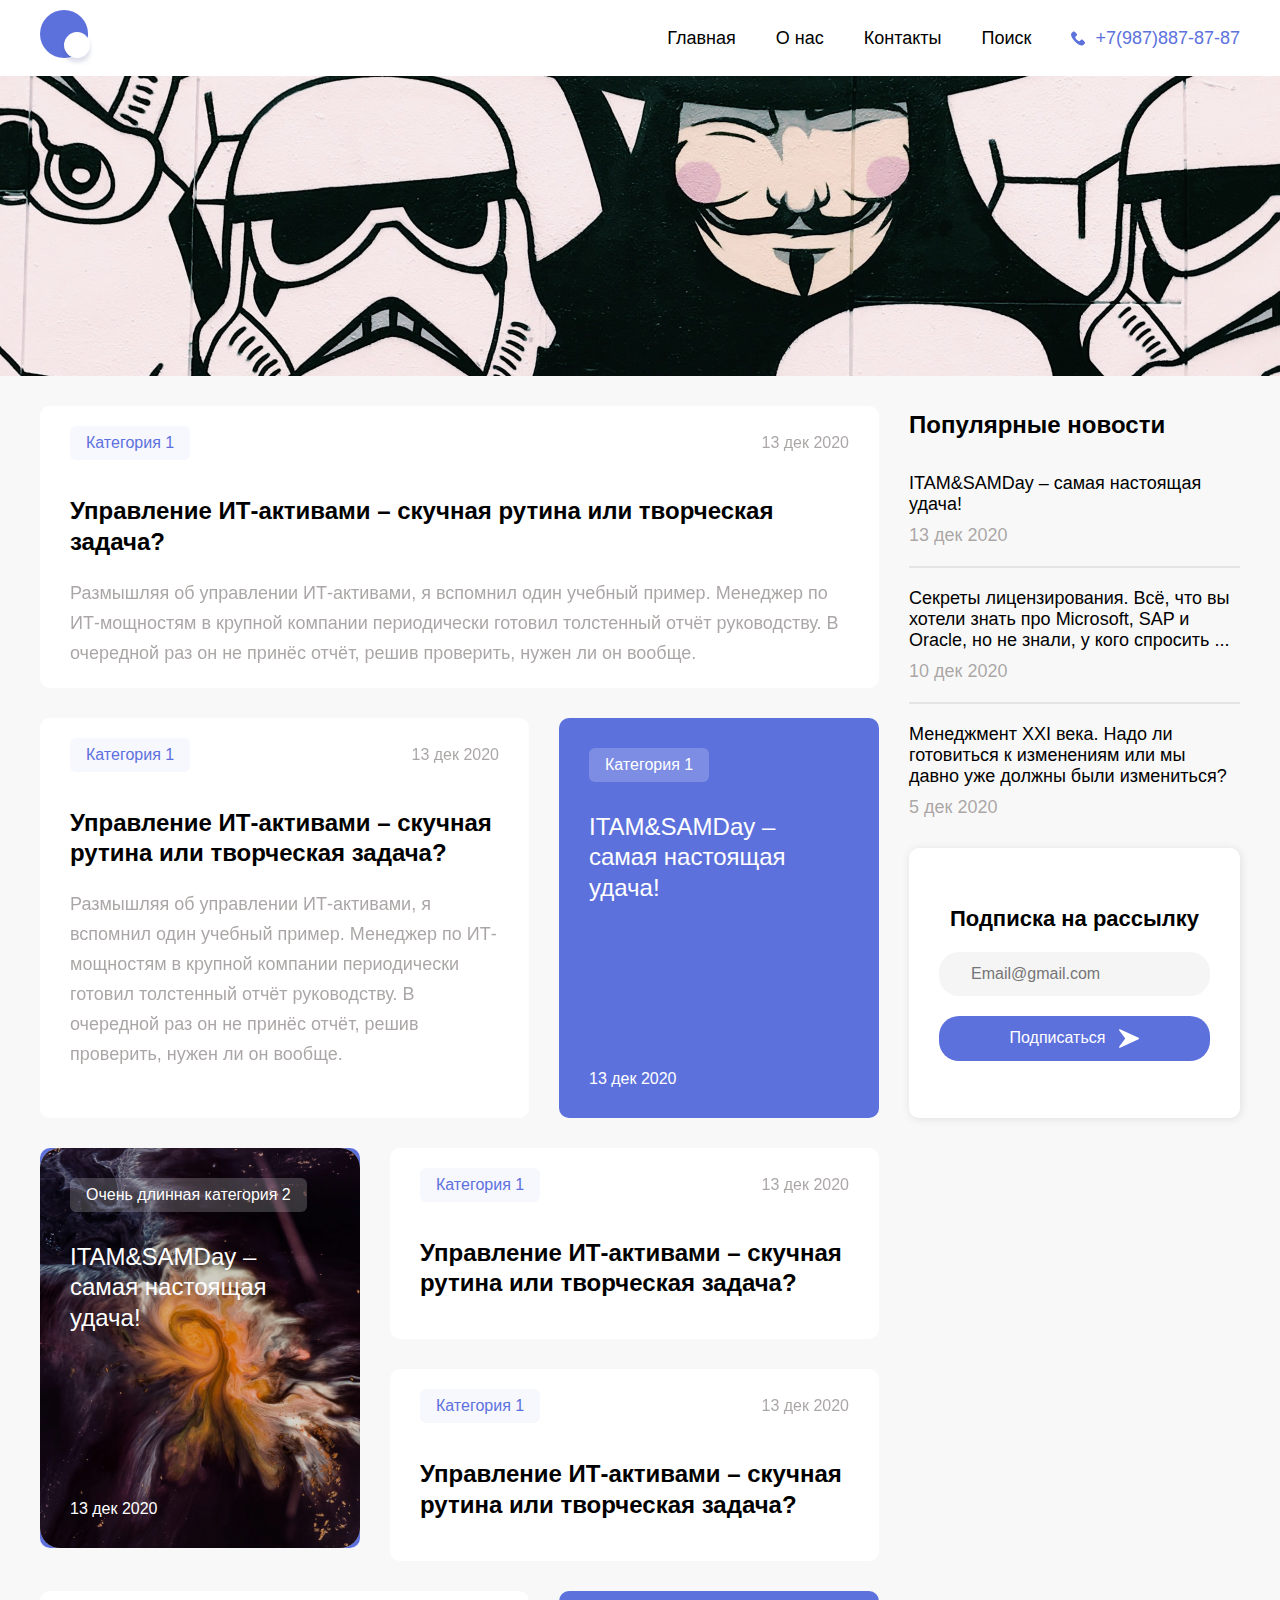
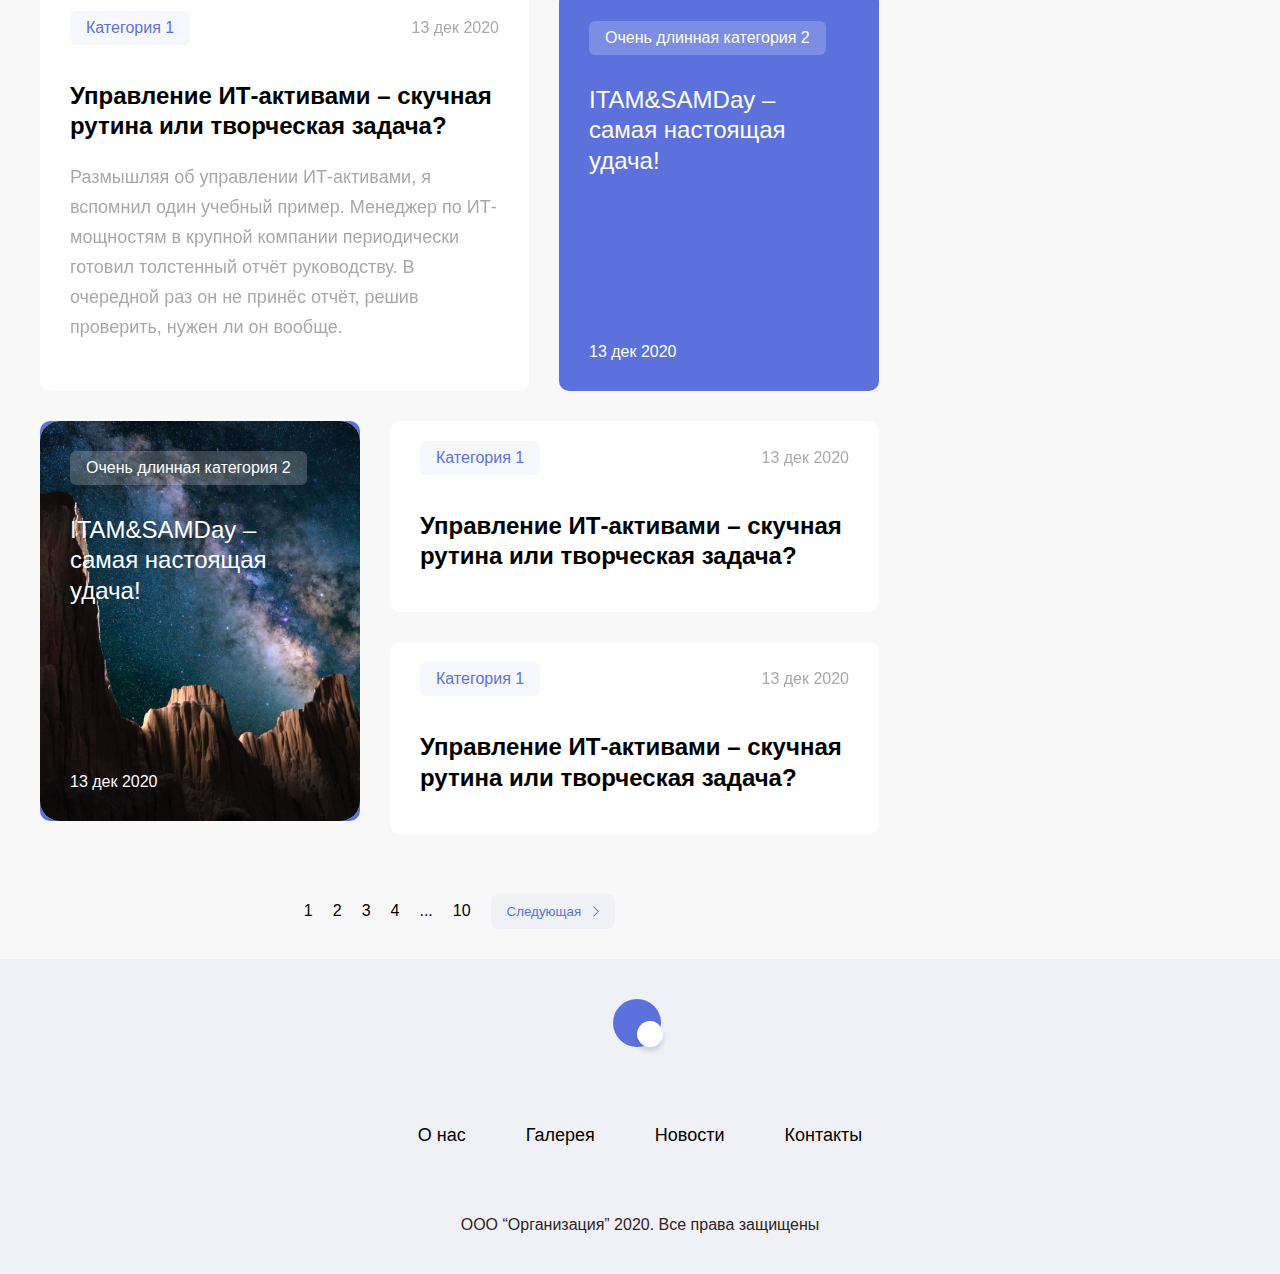
<file: index.html>
<!DOCTYPE html>
<html lang="en">
<head>
	<meta charset="UTF-8">
	<meta name="viewport" content="width=device-width, initial-scale=1.0">
	<title>Blog Layout</title>
	<link rel="stylesheet" href="styles/general.css">
	<link rel="stylesheet" href="styles/header.css">
	<link rel="stylesheet" href="styles/footer.css">
	<link rel="stylesheet" href="styles/main.css">
	<link rel="stylesheet" href="styles/component1.css">
	<link rel="stylesheet" href="styles/component2.css">
</head>
<body>
	
	<!-- Header -->
	<header class="header">
		<div class="header_container">
			<img class="header_logo" src="src/header/logo.svg" alt="">
			<img class="header_burger" src="src/menu.png" alt="">
			<div class="header_menu">
				<nav class="header_menu_nav">
					<ul class="header_menu_ul">
						<li class="header_menu_li">
							<a class="header_menu_a" href="index.html">Главная</a>
						</li>
						<li class="header_menu_li">
							<a class="header_menu_a" href="404.html">О нас</a>
						</li>
						<li class="header_menu_li">
							<a class="header_menu_a" href="contacts.html">Контакты</a>
						</li>
						<li class="header_menu_li">
							<a class="header_menu_a" href="404.html">Поиск</a>
						</li>
					</ul>
				</nav>
				<div class="header_phone">
					<img class="header_phone_icon" src="src/header/phone.svg" alt="">
					<a class="header_phone_number" href="">+7(987)887-87-87</a>
				</div>
			</div>
		</div>
	</header>

	<!-- banner -->
	<div class="container">
		<img class="banner_img" src="src/banner.svg" alt="">
	</div>

	<!-- main -->
	<div class="container">
		<div class="container__grid">
			<div class="main">
				<!-- Main Left Side -->
				<div class="main__leftSide">

					<!-- Block 1 -->
						<!-- Component 1 -->
						<div class="component_1">
							<div class="component_1_titleContainer">
								<p class="component_1_title_tag">Категория 1</p>
								<p	class="component_1_title_date">13 дек 2020</p>
							</div>
							<h3 class="component_1_title">
								Управление ИТ-активами – скучная рутина или творческая задача?
							</h3>
							<p class="component_1_description">
								Размышляя об управлении ИТ-активами, я вспомнил один учебный пример. Менеджер по ИТ-мощностям в крупной компании периодически готовил толстенный отчёт руководству. В очередной раз он не принёс отчёт, решив проверить, нужен ли он вообще. 
							</p>
						</div>
						

					<!-- Block 2 -->
						<div class="twoColumn">
							<!-- Component 1 -->
							<div class="component_1">
								<div class="component_1_titleContainer">
									<p class="component_1_title_tag">Категория 1</p>
									<p	class="component_1_title_date">13 дек 2020</p>
								</div>
								<h3 class="component_1_title">
									Управление ИТ-активами – скучная рутина или творческая задача?
								</h3>
								<p class="component_1_description">
									Размышляя об управлении ИТ-активами, я вспомнил один учебный пример. Менеджер по ИТ-мощностям в крупной компании периодически готовил толстенный отчёт руководству. В очередной раз он не принёс отчёт, решив проверить, нужен ли он вообще. 
								</p>
							</div>
						
							<!-- Component 2 -->
							<div class="component_2">
								<div class="component_2_titleContainer">
									<p class="component_2_tag">Категория 1</p>
									<h3 class="component_2_title">
										ITAM&SAMDay – самая настоящая удача!
									</h3>
								</div>
								<p	class="component_2_date">13 дек 2020</p>
							</div>
						</div>

					<!-- Block 3 -->
						<div class="twoColumn">
							<!-- Component 2 -->
							<div class="component_2 change_image1">
								<div class="component_2_titleContainer">
									<p class="component_2_tag bg255_255_255_0_2">Очень длинная категория 2</p>
									<h3 class="component_2_title">
										ITAM&SAMDay – самая настоящая удача!
									</h3>
								</div>
								<p	class="component_2_date">13 дек 2020</p>
							</div>

							<div class="twoRow">
								<!-- Component 1 -->
								<div class="component_1">
									<div class="component_1_titleContainer">
										<p class="component_1_title_tag">Категория 1</p>
										<p	class="component_1_title_date">13 дек 2020</p>
									</div>
									<h3 class="component_1_title">
										Управление ИТ-активами – скучная рутина или творческая задача?
									</h3>
								</div>
		
									<!-- Component 1 -->
								<div class="component_1">
									<div class="component_1_titleContainer">
										<p class="component_1_title_tag">Категория 1</p>
										<p	class="component_1_title_date">13 дек 2020</p>
									</div>
									<h3 class="component_1_title">
										Управление ИТ-активами – скучная рутина или творческая задача?
									</h3>
								</div>
							</div>
						</div>

					<!-- Block 4 -->
					<div class="twoColumn">
						<!-- Component 1 -->
						<div class="component_1">
							<div class="component_1_titleContainer">
								<p class="component_1_title_tag">Категория 1</p>
								<p	class="component_1_title_date">13 дек 2020</p>
							</div>
							<h3 class="component_1_title">
								Управление ИТ-активами – скучная рутина или творческая задача?
							</h3>
							<p class="component_1_description">
								Размышляя об управлении ИТ-активами, я вспомнил один учебный пример. Менеджер по ИТ-мощностям в крупной компании периодически готовил толстенный отчёт руководству. В очередной раз он не принёс отчёт, решив проверить, нужен ли он вообще. 
							</p>
						</div>
					
						<!-- Component 2 -->
						<div class="component_2">
							<div class="component_2_titleContainer">
								<p class="component_2_tag">Очень длинная категория 2</p>
								<h3 class="component_2_title">
									ITAM&SAMDay – самая настоящая удача!
								</h3>
							</div>
							<p	class="component_2_date">13 дек 2020</p>
						</div>
					</div>

					<!-- Block 5 -->
					<div class="twoColumn">
						<!-- Component 2 -->
						<div class="component_2 change_image2">
							<div class="component_2_titleContainer">
								<p class="component_2_tag bg255_255_255_0_2">Очень длинная категория 2</p>
								<h3 class="component_2_title">
									ITAM&SAMDay – самая настоящая удача!
								</h3>
							</div>
							<p	class="component_2_date">13 дек 2020</p>
						</div>

						<div class="twoRow">
							<!-- Component 1 -->
							<div class="component_1">
								<div class="component_1_titleContainer">
									<p class="component_1_title_tag">Категория 1</p>
									<p	class="component_1_title_date">13 дек 2020</p>
								</div>
								<h3 class="component_1_title">
									Управление ИТ-активами – скучная рутина или творческая задача?
								</h3>
							</div>
	
								<!-- Component 1 -->
							<div class="component_1">
								<div class="component_1_titleContainer">
									<p class="component_1_title_tag">Категория 1</p>
									<p	class="component_1_title_date">13 дек 2020</p>
								</div>
								<h3 class="component_1_title">
									Управление ИТ-активами – скучная рутина или творческая задача?
								</h3>
							</div>
						</div>
					</div>

					<!-- Pagination -->
					<div class="paggination">
						<div class="paggination_flex">
							<a class="paggination_a" href="">1</a>
							<a class="paggination_a" href="">2</a>
							<a class="paggination_a" href="">3</a>
							<a class="paggination_a" href="">4</a>
							<a class="paggination_a" href="">...</a>
							<a class="paggination_a" href="">10</a>
							<button class="commonButton">Следующая <img src="src/right_arrow.svg" alt=""></button>
						</div>
					</div>
				</div>

				<!-- Main Right Side -->
				<div class="main_rightSide">
					<!-- Popular News -->
					<div class="popularNews">
						<p class="popularNews_title">Популярные новости</p>
						<div class="popularNews_items">
							<div class="popularNews_item">
								<p class="popularNews_item_title">
									ITAM&SAMDay – самая настоящая удача!
								</p>
								<p class="popularNews_item_date">
									13 дек 2020
								</p>
							</div>
							<hr>
							<div class="popularNews_item">
								<p class="popularNews_item_title">
									Секреты лицензирования. Всё, что вы хотели знать про Microsoft, SAP и Oracle, но не знали, у кого спросить ...
								</p>
								<p class="popularNews_item_date">
									10 дек 2020
								</p>
							</div>
							<hr>
							<div class="popularNews_item">
								<p class="popularNews_item_title">
									Менеджмент XXI века. Надо ли готовиться к изменениям или мы давно уже должны были измениться?
								</p>
								<p class="popularNews_item_date">
									5 дек 2020
								</p>
							</div>
						</div>
					</div>

					<!-- Subcribtion -->
					<div class="subcribtion">
						<p class="subcribtion_title">Подписка на рассылку</p>
						<div class="subcribtion_form">
							<input class="commonInput" type="text" placeholder="Email@gmail.com">
							<button class="commonBlueButton">Подписаться <img src="src/arrow.svg" alt=""></button>
						</div>
					</div>
				</div>
			</div>
		</div>
	</div>


	<!-- Footer -->
	<footer class="footer">
		<div class="footer_container">
			<img class="footer_img" src="src/header/logo.svg" alt="">
			<nav class="footer_nav">
				<ul class="footer_nav_ul"> 
					<li class="footer_nav_li"> <!-- footer_nav_li -->
						<a class="footer_nav_a" href="404.html">О нас</a>
						<!-- footer_nav_a -->
					</li>
					<li class="footer_nav_li">
						<a class="footer_nav_a" href="404.html">Галерея</a>
					</li>
					<li class="footer_nav_li">
						<a class="footer_nav_a" href="news.html">Новости</a>
					</li>
					<li class="footer_nav_li">
						<a class="footer_nav_a" href="contacts.html">Контакты</a>
					</li>
				</ul>
			</nav>
			<p class="footer_organization">
				ООО “Организация” 2020. Все права защищены
			</p>
		</div>
	</footer>

</body>
</html>
</file>
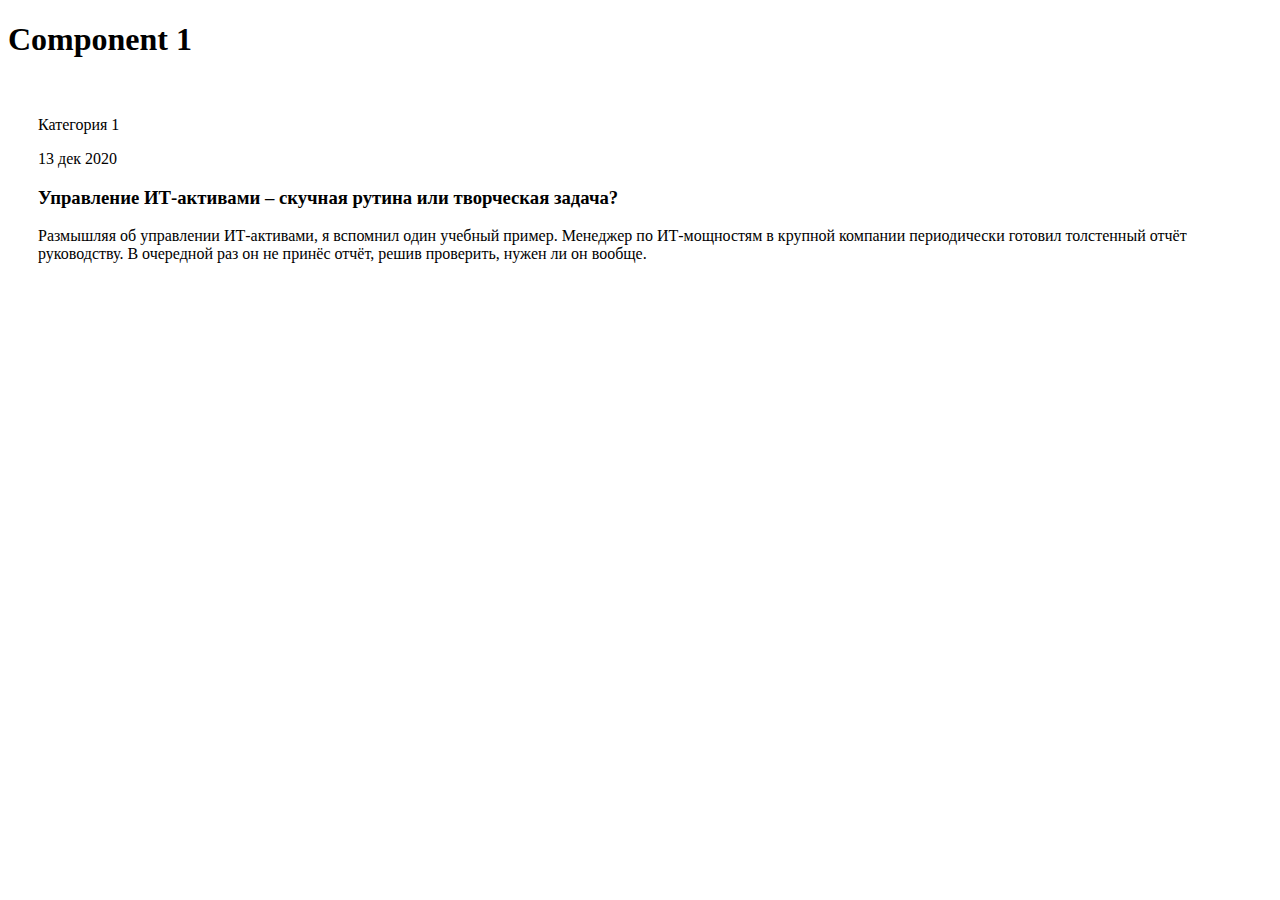
<file: components.html>
<!DOCTYPE html>
<html lang="en">
<head>
	<meta charset="UTF-8">
	<meta name="viewport" content="width=device-width, initial-scale=1.0">
	<title>Components</title>
	<link rel="stylesheet" href="styles/component1.css">
</head>
<body>

	<!-- Component 1 -->
	<h1>Component 1</h1>
	<div class="component_1">
		<div class="component_1__divTitle">
			<p class="component_1__divTitle__tag">Категория 1</p>
			<p	class="component_1__divTitle__date">13 дек 2020</p>
		</div>
		<h3 class="component_1__title">
			Управление ИТ-активами – скучная рутина или творческая задача?
		</h3>
		<p class="component_1__description">
			Размышляя об управлении ИТ-активами, я вспомнил один учебный пример. Менеджер по ИТ-мощностям в крупной компании периодически готовил толстенный отчёт руководству. В очередной раз он не принёс отчёт, решив проверить, нужен ли он вообще. 
		</p>
	</div>

</body>
</html>
</file>
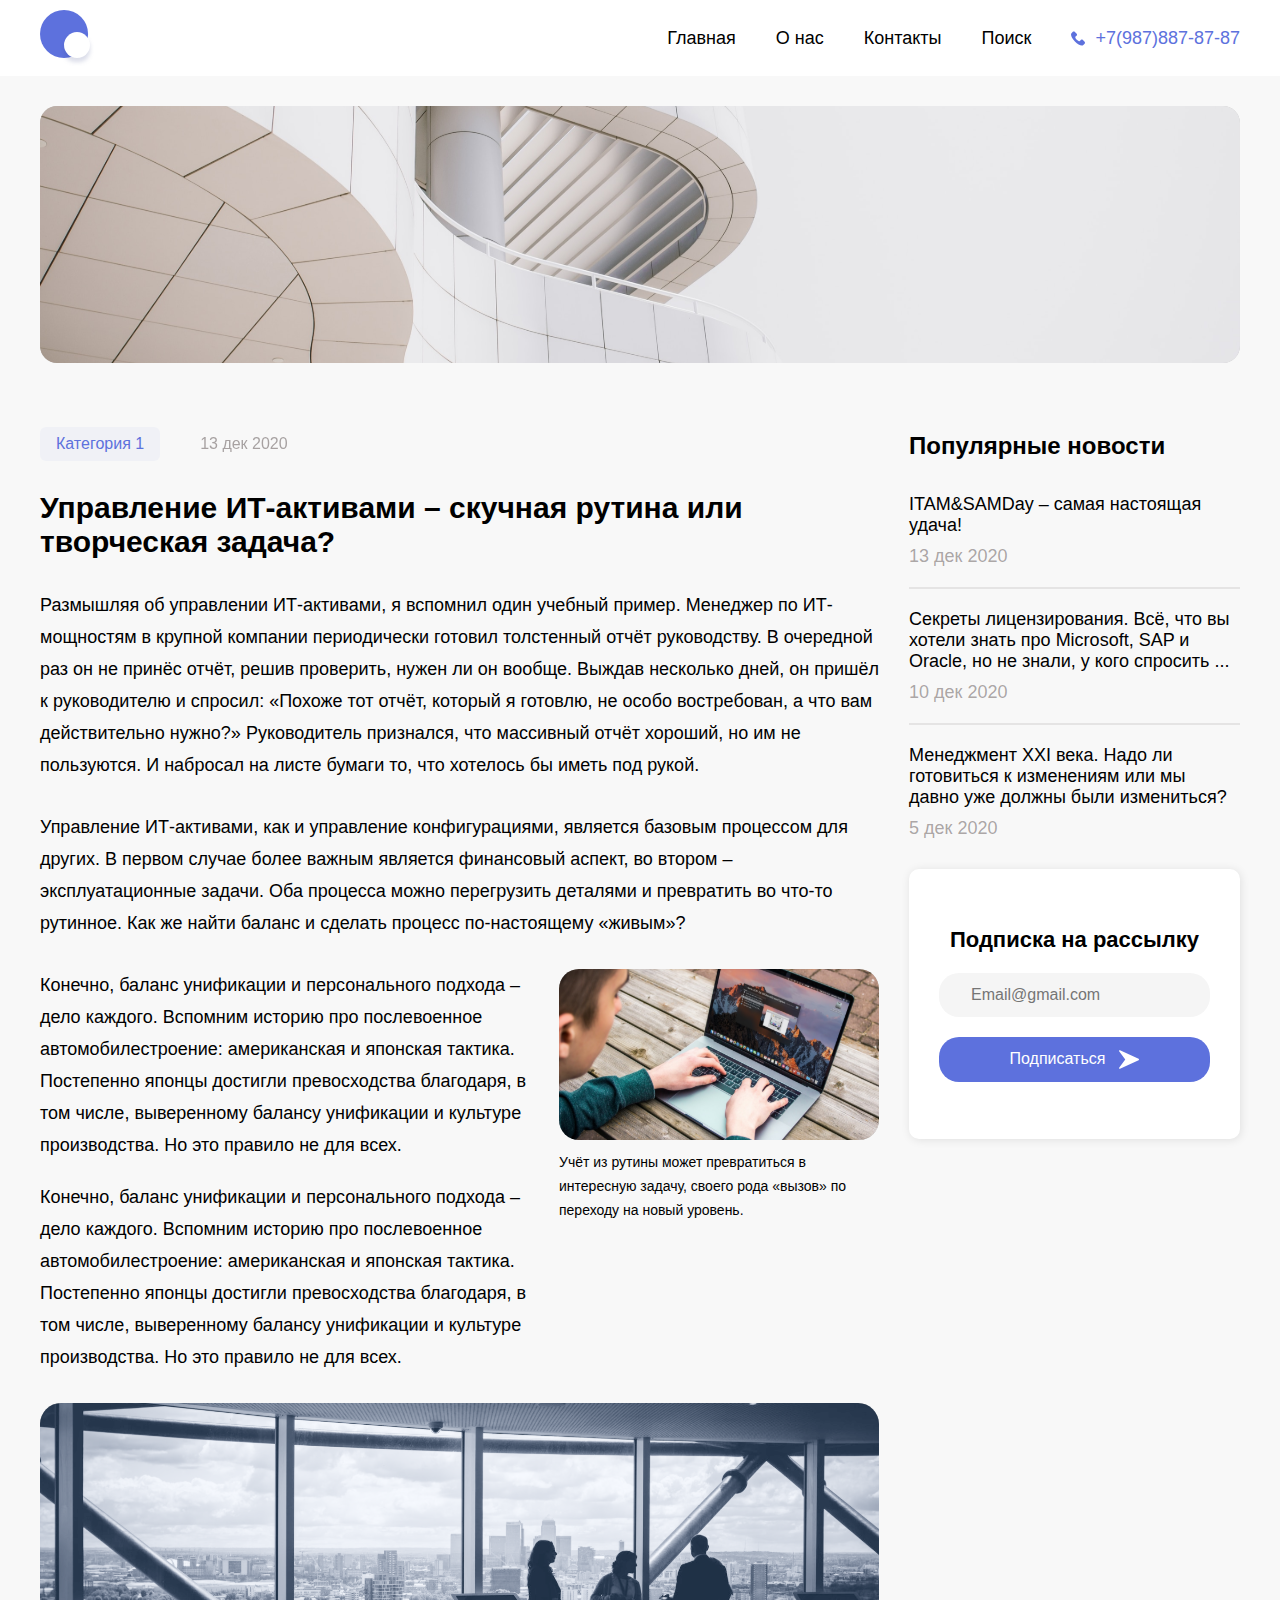
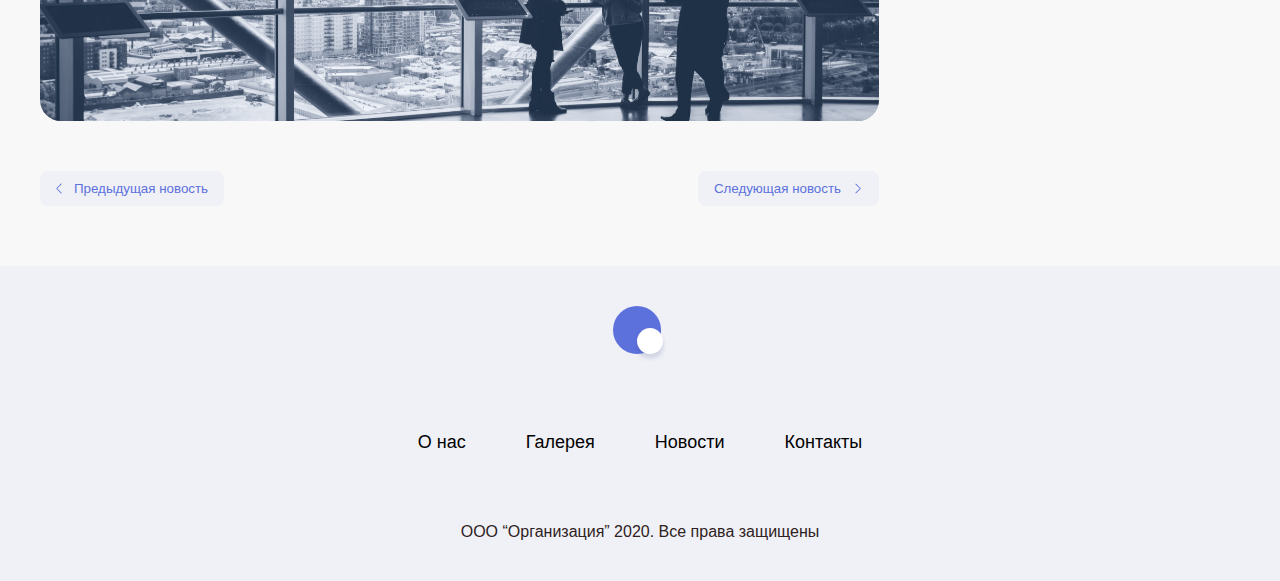
<file: news.html>
<!DOCTYPE html>
<html lang="en">
<head>
	<meta charset="UTF-8">
	<meta name="viewport" content="width=device-width, initial-scale=1.0">
	<title>News</title>
	<link rel="stylesheet" href="styles/general.css">
	<link rel="stylesheet" href="styles/header.css">
	<link rel="stylesheet" href="styles/main.css">
	<link rel="stylesheet" href="styles/news.css">
	<link rel="stylesheet" href="styles/footer.css">
</head>
<body>

	<!-- Header -->
	<header class="header">
		<div class="header_container">
			<img class="header_logo" src="src/header/logo.svg" alt="">
			<img class="header_burger" src="src/menu.png" alt="">
			<div class="header_menu">
				<nav class="header_menu_nav">
					<ul class="header_menu_ul">
						<li class="header_menu_li">
							<a class="header_menu_a" href="index.html">Главная</a>
						</li>
						<li class="header_menu_li">
							<a class="header_menu_a" href="404.html">О нас</a>
						</li>
						<li class="header_menu_li">
							<a class="header_menu_a" href="contacts.html">Контакты</a>
						</li>
						<li class="header_menu_li">
							<a class="header_menu_a" href="404.html">Поиск</a>
						</li>
					</ul>
				</nav>
				<div class="header_phone">
					<img class="header_phone_icon" src="src/header/phone.svg" alt="">
					<a class="header_phone_number" href="">+7(987)887-87-87</a>
				</div>
			</div>
		</div>
	</header>


<!-- newsBanner -->
<div class="container">
	<div class="container__grid">
			<img class="newsBanner_img" src="src/news/banner.svg" alt="">	
	</div>
</div>

<!-- Main -->
<div class="container">
	<div class="container__grid">
		<div class="main">
			<div class="main__leftSide">

				<!-- News -->
				<div class="news">
					<div class="newsMain_titleContainer">
						<p class="newsMain_Tag">
							Категория 1
						</p>
						<p class="newsMain_Date">
							13 дек 2020
						</p>
					</div>
					<p class="news_title">
						Управление ИТ-активами – скучная рутина или творческая задача?
					</p>
					<p class="news_text">
						Размышляя об управлении ИТ-активами, я вспомнил один учебный пример. Менеджер по ИТ-мощностям в крупной компании периодически готовил толстенный отчёт руководству. В очередной раз он не принёс отчёт, решив проверить, нужен ли он вообще. Выждав несколько дней, он пришёл к руководителю и спросил: «Похоже тот отчёт, который я готовлю, не особо востребован, а что вам действительно нужно?» Руководитель признался, что массивный отчёт хороший, но им не пользуются. И набросал на листе бумаги то, что хотелось бы иметь под рукой.
					</p>
					<p class="news_text">
						Управление ИТ-активами, как и управление конфигурациями, является базовым процессом для других. В первом случае более важным является финансовый аспект, во втором – эксплуатационные задачи. Оба процесса можно перегрузить деталями и превратить во что-то рутинное. Как же найти баланс и сделать процесс по-настоящему «живым»?
					</p>
					
					<div class="twoColumn"> <!-- Класс twoColumn в файле Main -->
						<div class="news_textBlock">
							<p class="news_text">
								Конечно, баланс унификации и персонального подхода – дело каждого. Вспомним историю про послевоенное автомобилестроение: американская и японская тактика. Постепенно японцы достигли превосходства благодаря, в том числе, выверенному балансу унификации и культуре производства. Но это правило не для всех.
							</p>
							<p class="news_text">
								Конечно, баланс унификации и персонального подхода – дело каждого. Вспомним историю про послевоенное автомобилестроение: американская и японская тактика. Постепенно японцы достигли превосходства благодаря, в том числе, выверенному балансу унификации и культуре производства. Но это правило не для всех.
							</p>
						</div>
					
						<div class="news_secondColumn">
							<img class="news_secondColumn_img" src="src/news/computer.svg" alt="">
							<p class="news_secondColumn_p">
								Учёт из рутины может превратиться в интересную задачу, своего рода «вызов» по переходу на новый уровень.
							</p>
						</div>
					</div>

					<!-- Banner -->
					<img src="src/news/view.svg" alt="">

					<!-- Buttons Prev and Next -->
					<div class="news_buttons">
						<button class="commonButton"><img src="src/news/prev.svg" alt="">Предыдущая новость </button>
						<button class="commonButton">Следующая новость<img src="src/news/next.svg" alt=""></button>
					</div>
				</div>
			</div>

			<div class="main_rightSide">
				<!-- Popular News -->
				<div class="popularNews">
					<p class="popularNews_title">Популярные новости</p>
					<div class="popularNews_items">
						<div class="popularNews_item">
							<p class="popularNews_item_title">
								ITAM&SAMDay – самая настоящая удача!
							</p>
							<p class="popularNews_item_date">
								13 дек 2020
							</p>
						</div>
						<hr>
						<div class="popularNews_item">
							<p class="popularNews_item_title">
								Секреты лицензирования. Всё, что вы хотели знать про Microsoft, SAP и Oracle, но не знали, у кого спросить ...
							</p>
							<p class="popularNews_item_date">
								10 дек 2020
							</p>
						</div>
						<hr>
						<div class="popularNews_item">
							<p class="popularNews_item_title">
								Менеджмент XXI века. Надо ли готовиться к изменениям или мы давно уже должны были измениться?
							</p>
							<p class="popularNews_item_date">
								5 дек 2020
							</p>
						</div>
					</div>
				</div>

			<!-- Subcribtion -->
			<div class="subcribtion">
				<p class="subcribtion_title">Подписка на рассылку</p>
				<div class="subcribtion_form">
					<input class="commonInput" type="text" placeholder="Email@gmail.com">
					<button class="commonBlueButton">Подписаться <img src="src/arrow.svg" alt=""></button>
				</div>
			</div>

			</div>
		</div>
	</div>
</div>

	<!-- Footer -->
	<footer class="footer">
		<div class="footer_container">
			<img class="footer_img" src="src/header/logo.svg" alt="">
			<nav class="footer_nav">
				<ul class="footer_nav_ul"> 
					<li class="footer_nav_li"> <!-- footer_nav_li -->
						<a class="footer_nav_a" href="404.html">О нас</a>
						<!-- footer_nav_a -->
					</li>
					<li class="footer_nav_li">
						<a class="footer_nav_a" href="404.html">Галерея</a>
					</li>
					<li class="footer_nav_li">
						<a class="footer_nav_a" href="news.html">Новости</a>
					</li>
					<li class="footer_nav_li">
						<a class="footer_nav_a" href="contacts.html">Контакты</a>
					</li>
				</ul>
			</nav>
			<p class="footer_organization">
				ООО “Организация” 2020. Все права защищены
			</p>
		</div>
	</footer>
</body>
</html>
</file>
<file: styles/general.css>
/* Общий стиль для всех элементов */
*{
	margin: 0px;
	padding: 0px;
	box-sizing: border-box;
	font-family: poppins, sans-serif;
}

body{
	background-color: #f8f8f8;
}

/* Стандартные контейнеры для всех блоков */
/* Container -------------------------- */
.container{
	display: flex;
	align-items: center;
	justify-content: center;
}
		/* grid */
		.container__grid{
			width: 1500px;
		}
/* end --------------------------- */

/* Main -------------------------- */
.main{
	display: flex;
	gap: 30px;
}
		/* Left Side */
		.main__leftSide{
			flex: 350;
			display: flex;
			flex-direction: column;
			gap: 30px;
			padding: 30px 0px;
		}
		/* Right Side */
		.main_rightSide{
			flex: 110;
		}
/* end --------------------------- */

/* Button -------------------------- */
.commonButton{
	cursor: pointer;
	border: none;
	padding: 10px 16px;
	border-radius: 8px;
	color: rgba(93, 113, 221, 1);
	background-color: rgba(93, 113, 221, 0.05);
	display: flex;
	align-items: center;
	gap: 12px;
}
/* end --------------------------- */

/* Blue Button -------------------------- */
.commonBlueButton{
	padding: 13px 32px;
	border-radius: 20px;
	border: none;
	width: 100%;
	font-size: 16px;
	color: white;
	background-color: rgba(93, 113, 221, 1);
	cursor: pointer;
	display: flex;
	align-items: center;
	justify-content: center;
	gap: 14px;
}
/* end --------------------------- */

/* Input -------------------------- */
.commonInput{
	background-color: rgba(245, 245, 245, 1);
	padding: 13px 32px;
	border-radius: 20px;
	border: none;
	font-size: 16px;
	outline: none;
}
/* end --------------------------- */

/*laptops, desktops*/
@media (min-width: 1025px) and (max-width: 1280px) {
	/* Container -------------------------- */
	.container{
		display: flex;
		align-items: center;
		justify-content: center;
	}
			/* grid */
			.container__grid{
				width: 1200px;
			}
	/* end --------------------------- */
}

/*tablets, ipads (portrait)*/
@media (min-width: 768px) and (max-width: 1024px){
	/* Container -------------------------- */
	.container{
		display: flex;
		align-items: center;
		justify-content: center;
	}
			/* grid */
			.container__grid{
				width: 960px;
			}
	/* end --------------------------- */

	/* Main -------------------------- */
	.main{
		display: flex;
		flex-direction: column;
		gap: 18px;
	}
}


/*smartphones mobiles (portrait)*/
@media (min-width: 320px) and (max-width: 480px){
	/* Container -------------------------- */
	.container{
		display: flex;
		align-items: center;
		justify-content: center;
	}
			/* grid */
			.container__grid{
				width: 960px;
			}
	/* end --------------------------- */

	/* Main -------------------------- */
	.main{
		display: flex;
		flex-direction: column;
		gap: 30px;
	}

	/* Left Side */
	.main__leftSide{
		gap: 20px;
	}

}
</file>
<file: styles/header.css>
/* Header ------------------------ */
.header{
	display: flex;
	align-items: center;
	justify-content: center;
	background-color: white;
}
		.header_burger{
			display: none;
			width: 36px;
		}
		/* Header Container */
		.header_container{
			display: flex;
			justify-content: space-between;
			align-items: center;
			padding: 10px 0px;
			width: 1500px;
		}
				/* Logo */
				.header_logo{
					cursor: pointer;
				}
				/* Menu */
				.header_menu{
					display: flex;
					flex-direction: row;
					gap: 40px;
				}
						/* ul */
						.header_menu_ul{
							display: flex;
							gap: 40px;
						}
						/* li */
						.header_menu_li{
							list-style-type: none; 
						}
						/* a (links) */
						.header_menu_a{
							text-decoration: none;
							color: black;
							font-weight: 400;
							font-size: 18px;
						}
						.header_menu_a:active{
							color: #5D71DD;
							text-decoration: underline;
							text-underline-offset: 6px;
						}
						.header_menu_a:hover{
							color: #5D71DD;
						}

		/* Header Phone */
		.header_phone{
			display: flex;
			gap: 10px;
		}
				/* Phone Number */
				.header_phone_number{
					color: #5D71DD;
					text-decoration: none;
					font-weight: 450;
					font-size: 18px;
				}
/* end --------------------------- */


/*laptops, desktops*/
@media (min-width: 1025px) and (max-width: 1280px) {
	/* Header ------------------------ */
			/* Header Container */
			.header_container{
				width: 1200px;
			}
}

/*tablets, ipads (portrait)*/
@media (min-width: 768px) and (max-width: 1024px){
	/* Header ------------------------ */
			/* Header Container */
			.header_container{
				width: 960px;
			}
					/* ul */
					.header_menu_ul{
						gap: 28px;
					}
					/* a (links) */
					.header_menu_a{
						font-size: 14px;
					}
			/* Phone Number */
			.header_phone_number{
				font-size: 16px;
			}
}

/*smartphones mobiles (portrait)*/
@media (min-width: 320px) and (max-width: 480px){
	/* Header ------------------------ */
			/* Header Container */
			.header_container{
				width: 400px;
				padding: 10px 10px;
			}
					.header_menu{
						display: none;
					}
	.header_phone{
		display: none;
	}
	.header_burger{
		display: block;
	}
}
</file>
<file: styles/footer.css>
/* Footer ------------------------ */
.footer{
	display: flex;
	align-items: center;
	justify-content: center;

	background-color: rgba(93, 113, 221, 0.05);
	padding: 40px 0px;
}
		/* Footer Container */
		.footer_container{
			display: flex;
			flex-direction: column;
			align-items: center;
			gap: 70px;
			width: 1500px;
		}
				/* Logo */
				.footer_img{
					cursor: pointer;
				}
				/* Menu */
				.footer_nav_ul{
					display: flex;
					list-style-type: none; 
					gap: 60px;
				}
						/* a (links) */
						.footer_nav_a{
							text-decoration: none;
							color: black;
							font-weight: 400;
							font-size: 18px;
						}
						.footer_nav_a:active{
							color: #5D71DD;
							text-decoration: underline;
							text-underline-offset: 6px;
						}
						.footer_nav_a:hover{
							color: #5D71DD;
						}

				/* Oranization */
				.footer_organization{
					color: rgba(47, 34, 34, 1);
				}
/* end --------------------------- */

/*smartphones mobiles (portrait)*/
@media (min-width: 320px) and (max-width: 480px){
	/* Footer Container */
	.footer_container{
		width: 400px;
		gap: 50px;
	}
			/* Menu */
			.footer_nav_ul{
				display: flex;
				flex-direction: column;
				align-items: center;
				justify-content: center;
				gap: 20px;
			}
}
</file>
<file: styles/main.css>
/* Banner ------------------------ */
.banner_img{
	width: 100%;
	height: 300px; 
	object-fit: cover;
}
/* end --------------------------- */

/* Main ------------------------ */
/* Контейнер разделяющий на две колонки */
.twoColumn{
	display: flex;
	flex-direction: row;
	column-gap: 30px;
}
/* Контейнер разделяющий на две строки */
.twoRow{
	display: flex;
	flex-direction: column;
	row-gap: 30px;
	flex: 1;
}

/* Paggination ------------------------ */
.paggination{
	display: flex;
	align-items: center;
	justify-content: center;
	margin-top: 30px;
}
		/* Paggination Flex */
		.paggination_flex{
			display: flex;
			align-items: center;
			column-gap: 20px;
		}
		/* Paggination a (links) */
		.paggination_a{
			list-style-type: none; 
			text-decoration: none;
			color: black;
		}
		.paggination_a:active{
			color: #5D71DD;
			text-decoration: underline;
			text-underline-offset: 6px;
		}
		.paggination_a:hover{
			color: #5D71DD;
		}
/* end --------------------------- */

/* Popular News ------------------------ */
.popularNews{
	margin: 30px 0px;
}
		/* News Title */
		.popularNews_title{
			font-size: 24px;
			font-weight: 550;
			line-height: 37px;
		}
		.popularNews_items{
			display: flex;
			flex-direction: column;
			gap: 20px;
			margin-top: 30px;
		}
				.popularNews_item{
					display: flex;
					flex-direction: column;
					gap: 10px;
				}
				.popularNews_item_title{
					font-size: 18px;
				}
				.popularNews_item_date{
					color: rgba(47, 34, 34, 0.4);
					font-size: 18px;
					font-weight: 400;
				}
		hr{
			height: 2px;
			border: none;
			background-color: rgba(229, 228, 228, 1);
		}
/* end ------------------------ */

/* Subscribtion ------------------------ */
.subcribtion{
	background-color: white;
	box-shadow: 1px 1px 10px rgba(0, 0, 0, 0.1);
	height: 270px;
	padding: 30px;
	border-radius: 10px;
	display: flex;
	flex-direction: column;
	align-items: center;
	justify-content: center;
}
		.subcribtion_form{
			display: flex;
			flex-direction: column;
			align-items: center;
			justify-content: center;
			gap: 20px;
		}
		.subcribtion_title{
			font-size: 22px;
			font-weight: 550;
			margin-bottom: 20px;
		}
		.subcribtion_input{
			background-color: rgba(245, 245, 245, 1);
			padding: 13px 32px;
			border-radius: 20px;
			border: none;
			font-size: 18px;
			outline: none;
		}
		.subcribtion_button{
			padding: 13px 32px;
			border-radius: 20px;
			border: none;
			width: 100%;
			font-size: 18px;
			color: white;
			background-color: rgba(93, 113, 221, 1);
			cursor: pointer;
			display: flex;
			align-items: center;
			justify-content: center;
			gap: 14px;
		}
/* end ------------------------ */

@media (min-width: 768px) and (max-width: 1024px){
	/* Popular News ------------------------ */
	.popularNews_items{
		flex-direction: row;
	}
			.popularNews_item{
				width: 300px;
			}
			.popularNews_item_title{
				font-size: 16px;
			}

	/* Subscribtion ------------------------ */
	.subcribtion{
		margin-bottom: 30px;
	}
			.subcribtion_form{
				flex-direction: row;
			}

}

/*smartphones mobiles (portrait)*/
@media (min-width: 320px) and (max-width: 480px){
	/* Main ------------------------ */
	/* Контейнер разделяющий на две колонки */
	.twoColumn{
		flex-direction: column;
		align-items: center;
		row-gap: 30px;
	}
	
	/* Popular News ------------------------ */
	.popularNews_title{
		text-align: center;
	}
	.popularNews_items{
		flex-direction: column;
		align-items: center;
	}
	.popularNews_item{
		width: 300px;
	}

	/* Subscribtion ------------------------ */
	.subcribtion{
		padding: 18px;
		margin-bottom: 30px;
	}
}
</file>
<file: styles/component1.css>
/* Component 1 -------------------------- */
.component_1{
	background-color: white;
	padding: 20px 30px;
	border-radius: 10px;
	flex: 1;
	cursor: pointer;
	transition: transform 0.1s;
}
.component_1:hover{
	box-shadow: 2px 2px 8px rgba(0, 0, 0, 0.1);
	transform: translateY(-2px);
}
		/* Title Container */
		.component_1_titleContainer{
			display: flex;
			justify-content: space-between;
			align-items: center;
			margin-bottom: 36px;
		}
				/* Tag */
				.component_1_title_tag{
					background-color: #F7F8FD;
					padding: 8px 16px;
					color: #5D71DD;
					border-radius: 6px;
				}
				/* Date */
				.component_1_title_date{
					color: #2F2222;
					opacity: 40%;
				}

/* Title */
.component_1_title{
	font-size: 24px;
	line-height: 30.77px;
	margin-bottom: 20px;
}
/* Description */
.component_1_description{
	font-size: 18px;
	color: #2F2222;
	opacity: 40%;
	line-height: 30px;
}
/* end -------------------------- */

@media (min-width: 768px) and (max-width: 1024px){
	/* Title */
.component_1_title{
	font-size: 20px;
	line-height: 30.77px;
	margin-bottom: 20px;
}
/* Description */
.component_1_description{
	font-size: 16px;
	color: #2F2222;
	opacity: 40%;
	line-height: 30px;
}
}
</file>
<file: styles/component2.css>
/* Component 2 -------------------------- */
.component_2{
	display: flex;
	flex-direction: column;
	justify-content: space-between;
	background-color: #5D71DD;
	color: white;
	padding: 30px;
	/* margin: 20px; */
	border-radius: 10px;
	width: 320px;
	height: 400px;
	cursor: pointer;
	transition: transform 0.1s;
}
.component_2:hover{
	box-shadow: 2px 2px 8px rgba(0, 0, 0, 0.4);
	transform: translateY(-2px);
}
		/* Title Component */
		.component_2_titleContainer{
			
		}
				/* Tag */
				.component_2_tag{
					background-color: #7D8DE4;
					padding: 8px 16px;
					border-radius: 6px;
					display: inline-flex;
				}
				.component_2_title{
					font-size: 24px;
					line-height: 30.77px;
					font-weight: 450;
					margin-top: 30px;
				}


/* Для смены изображений */
.change_image1{
	background-image: url(../src/image1.svg);
}
.change_image2{
	background-image: url(../src/image2.svg);
}

/* Перезаписывающие свойства */
/* for component_2_tag */
.bg255_255_255_0_2{
	background-color: rgba(255, 255, 255, 0.2);
}

/* end -------------------------- */
</file>
<file: styles/news.css>
/* News Banner -------------------------- */
.newsBanner_img{
	width: 100%;
	margin: 30px 0px;
}
/* end -------------------------- */

/* News -------------------------- */
.news{
	display: flex;
	flex-direction: column;
	gap: 30px;
	padding-right: 200px;
	margin-bottom: 40px;
}
		/* Title Container */
		.newsMain_titleContainer{
			display: flex;
			align-items: center;
			gap: 40px;
		}
				/* Tag */
				.newsMain_Tag{
					background-color: rgba(93, 113, 221, 0.05);
					padding: 8px 16px;
					color: #5D71DD;
					border-radius: 6px;
					display: inline-flex;
					cursor: pointer;
				}
				/* Date */
				.newsMain_Date{
					color: #2F2222;
					opacity: 40%;
				}
		/* Title */
		.news_title{
			font-size: 30px;
			font-weight: 550;
		}
		/* Text */
		.news_text{
			font-size: 18px;
			line-height: 32px;
			font-weight: 400;
		}
		/* Класс twoColumn в файле Main */

				/* Text Block */
				.news_textBlock{
					display: flex;
					flex-direction: column;
					gap: 20px;
				}
				/* Text Block */
				.news_secondColumn{
					display: flex;
					flex-direction: column;
					gap: 10px;
				}
				.news_secondColumn_p{
					font-size: 14px;
					font-weight: 400;
					line-height: 24px;
				}
		/* News Buttons */
		.news_buttons{
			display: flex;
			align-items: center;
			justify-content: space-between;
			margin-top: 20px;
		}
/* end -------------------------- */


/*laptops, desktops*/
@media (min-width: 1025px) and (max-width: 1280px) {
	/* News -------------------------- */
	.news{
		padding-right: 0px;
		margin-bottom: 30px;
	}
}

/*tablets, ipads (portrait)*/
@media (min-width: 768px) and (max-width: 1024px){
	.news{
		padding-right: 0px;
		margin-bottom: 0px;
	}
}

/*smartphones mobiles (portrait)*/
@media (min-width: 320px) and (max-width: 480px){
	/* grid */
	.container__grid{
		width: 400px;
	}

	/* News Banner -------------------------- */
	.newsBanner_img{
		width: 100%;
		margin: 0px 0px;
	}

	/* News -------------------------- */
.news{
	padding-right: 0px;
}
}
</file>
